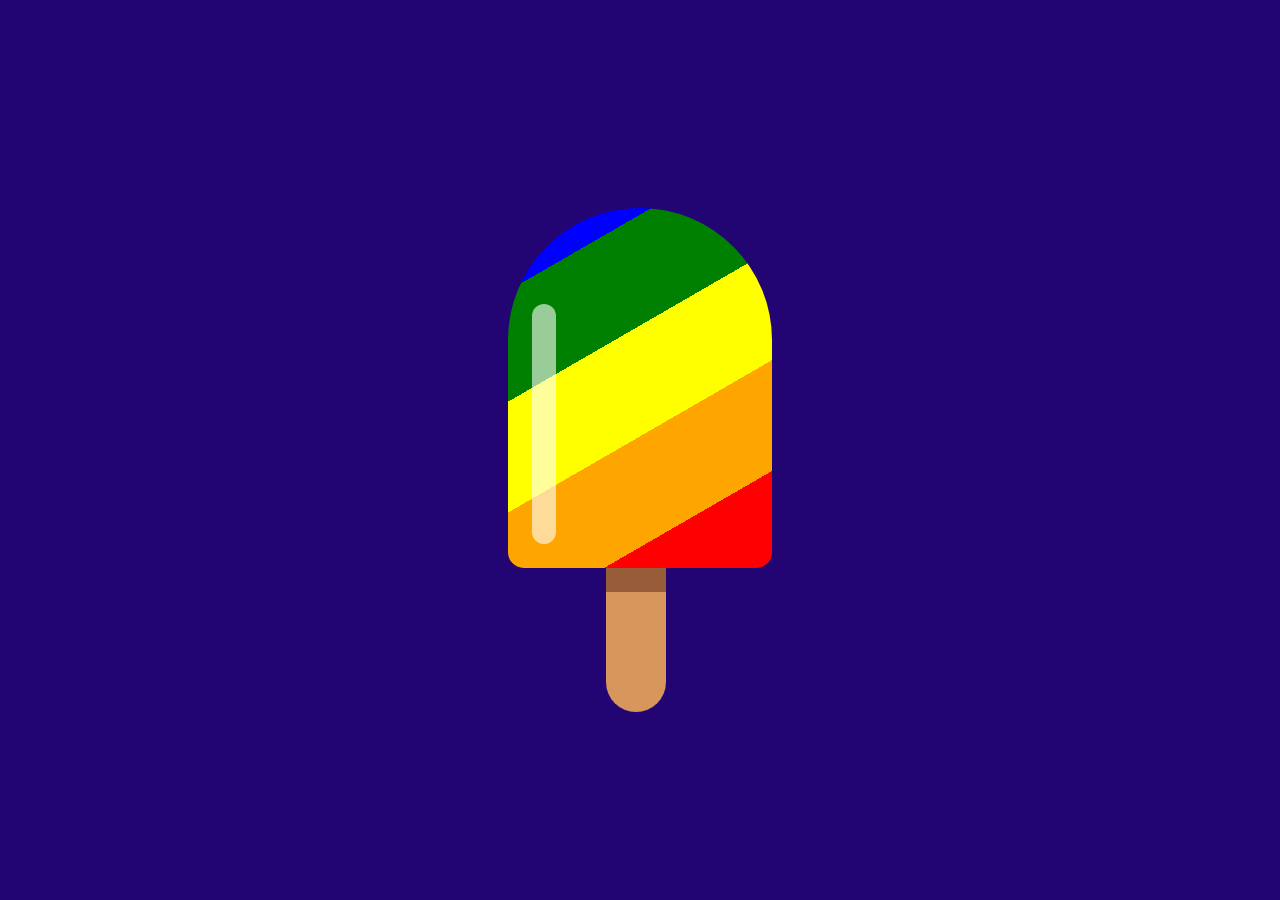
<file: index.html>
<!DOCTYPE html>
<html lang="en">

  <head>
    <meta name="viewport" content="width=device-width, initial-scale=1.0" />
    <!-- Stylesheet -->
    <link rel="stylesheet" href="firstpage.css" />
  </head>
  <body>
    <div class="popsicle"></div>
    <script>
      setTimeout(function() {
        window.location.href = "firstpage.html";
      }, 5000);
    </script>
  </body>
</html>
</file>
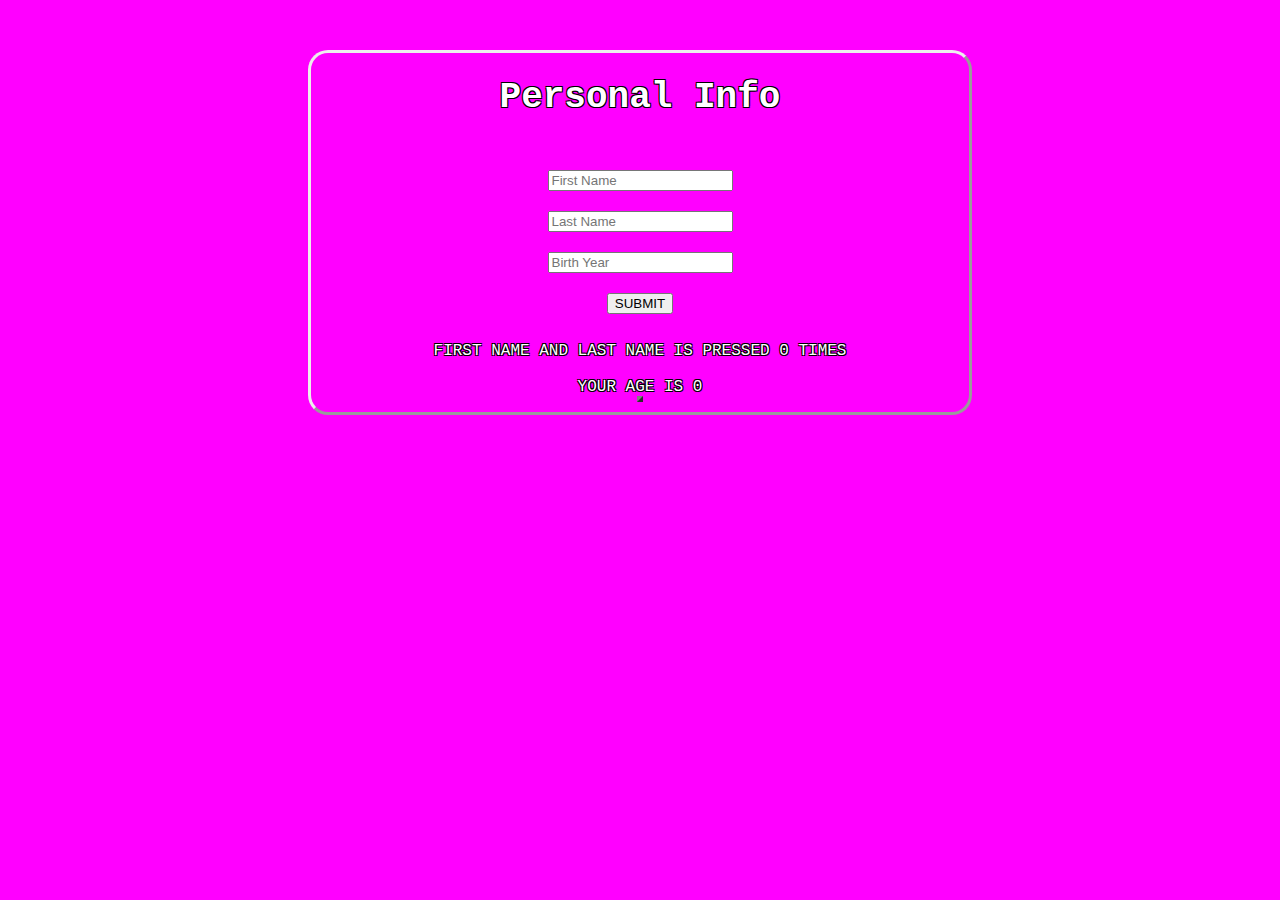
<file: css/cssboxmodel.html>
<!DOCTYPE html>
<html>

<head>
    <style>
        body {
            background-color: magenta;
        }

        .h1 {
            color: white;
            background-color: magenta;
            text-shadow: -1px -1px 0 black, 1px -1px 0 black, -1px 1px 0 black, 1px 1px 0 black;
            font-family: "Courier New";
            font-size: large;
        }

        .h2 {
            color: white;
            background-color: magenta;
            text-shadow: -1px -1px 0 black, 1px -1px 0 black, -1px 1px 0 black, 1px 1px 0 black;
            font-family: "Courier New";
        }

        .table {
            background-color: magenta;
            border-color: black;
            text-shadow: black;
        }

        .fname {
            background-color: magenta;
            padding: 10px;
        }

        .lname {
            background-color: magenta;
            padding: 10px;
        }

        .bday {
            background-color: magenta;
            padding: 10px;
        }

        .btn {
            background-color: magenta;
            padding: 10px;
        }

        .txtb {
            padding: 10px;
        }

        .fname:hover {
            background-color: beige;
            padding-top: 9px;
            padding-bottom: 9px;
        }

        .fname:active {
            background-color: pink;
            padding-top: 9px;
            padding-bottom: 9px;
        }

        .lname:hover {
            background-color: beige;
            padding-top: 9px;
            padding-bottom: 9px;
        }

        .lname:active {
            background-color: pink;
            padding-top: 9px;
            padding-bottom: 9px;
        }

        .bday:hover {
            background-color: beige;
            padding-top: 9px;
            padding-bottom: 9px;
        }

        .bday:active {
            background-color: pink;
            padding-top: 9px;
            padding-bottom: 9px;
        }

        .btn:hover {
            background-color: beige;
            padding-top: 9px;
            padding-bottom: 9px;
        }

        .btn:active {
            background-color: pink;
            padding-top: 9px;
            padding-bottom: 9px;
        }

        .container {
            border-radius: 20px;
            margin-top: 50px;
            margin-bottom: 80px;
            margin-left: 300px;
            margin-right: 300px;
            border-style: outset;
            padding-left: 10px;
            padding-right: 10px;
            padding-bottom: 10px;
        }
    </style>
</head>

<body>
    <div class="container">
        <center>
            <div class="h1">
                <h1>Personal Info</h1>
            </div>
            <div class="table">
                <table border="3">
                    <tr>
                        <br>
                        <div class="fname">
                            <input class="textbox-12" type="text" placeholder="First Name" id="myFirst"
                                onkeydown="count()">
                        </div>
                        <div class="lname">
                            <input class="textbox-12" type="text" placeholder="Last Name" id="myLast"
                                onkeydown="count()">
                        </div>
                        <div class="bday">
                            <input class="textbox-12" type="text" placeholder="Birth Year" id="myLast" id="myBirth">
                        </div>
                        <div class="btn">
                            <button onclick="sub()">SUBMIT</button><br><br>
                        </div>
                        <div class="h2">
                            FIRST NAME AND LAST NAME IS PRESSED <span id="count">0</span> TIMES<br><br>
                            YOUR AGE IS <span id="myBirth1">0</span>
                        </div>
                    </tr>
            </div>
    </div>
    </div>
    </table>
    </center>
    <script>

        function count() {
            var count = document.getElementById("count").innerHTML;

            document.getElementById("count").innerHTML = Number(count) + 1;
        }
        function sub() {
            alert("Your Information is Saved")
        }
        var myBirth = document.getElementById("myBirth");
        var myBirth1 = document.getElementById("myBirth1");
        var y = 2023

        myBirth.addEventListener("keyup", function () {
            var val = myBirth.value;
            myBirth1.innerText = (y - val);
        });
    </script>
</body>

</html>
</file>
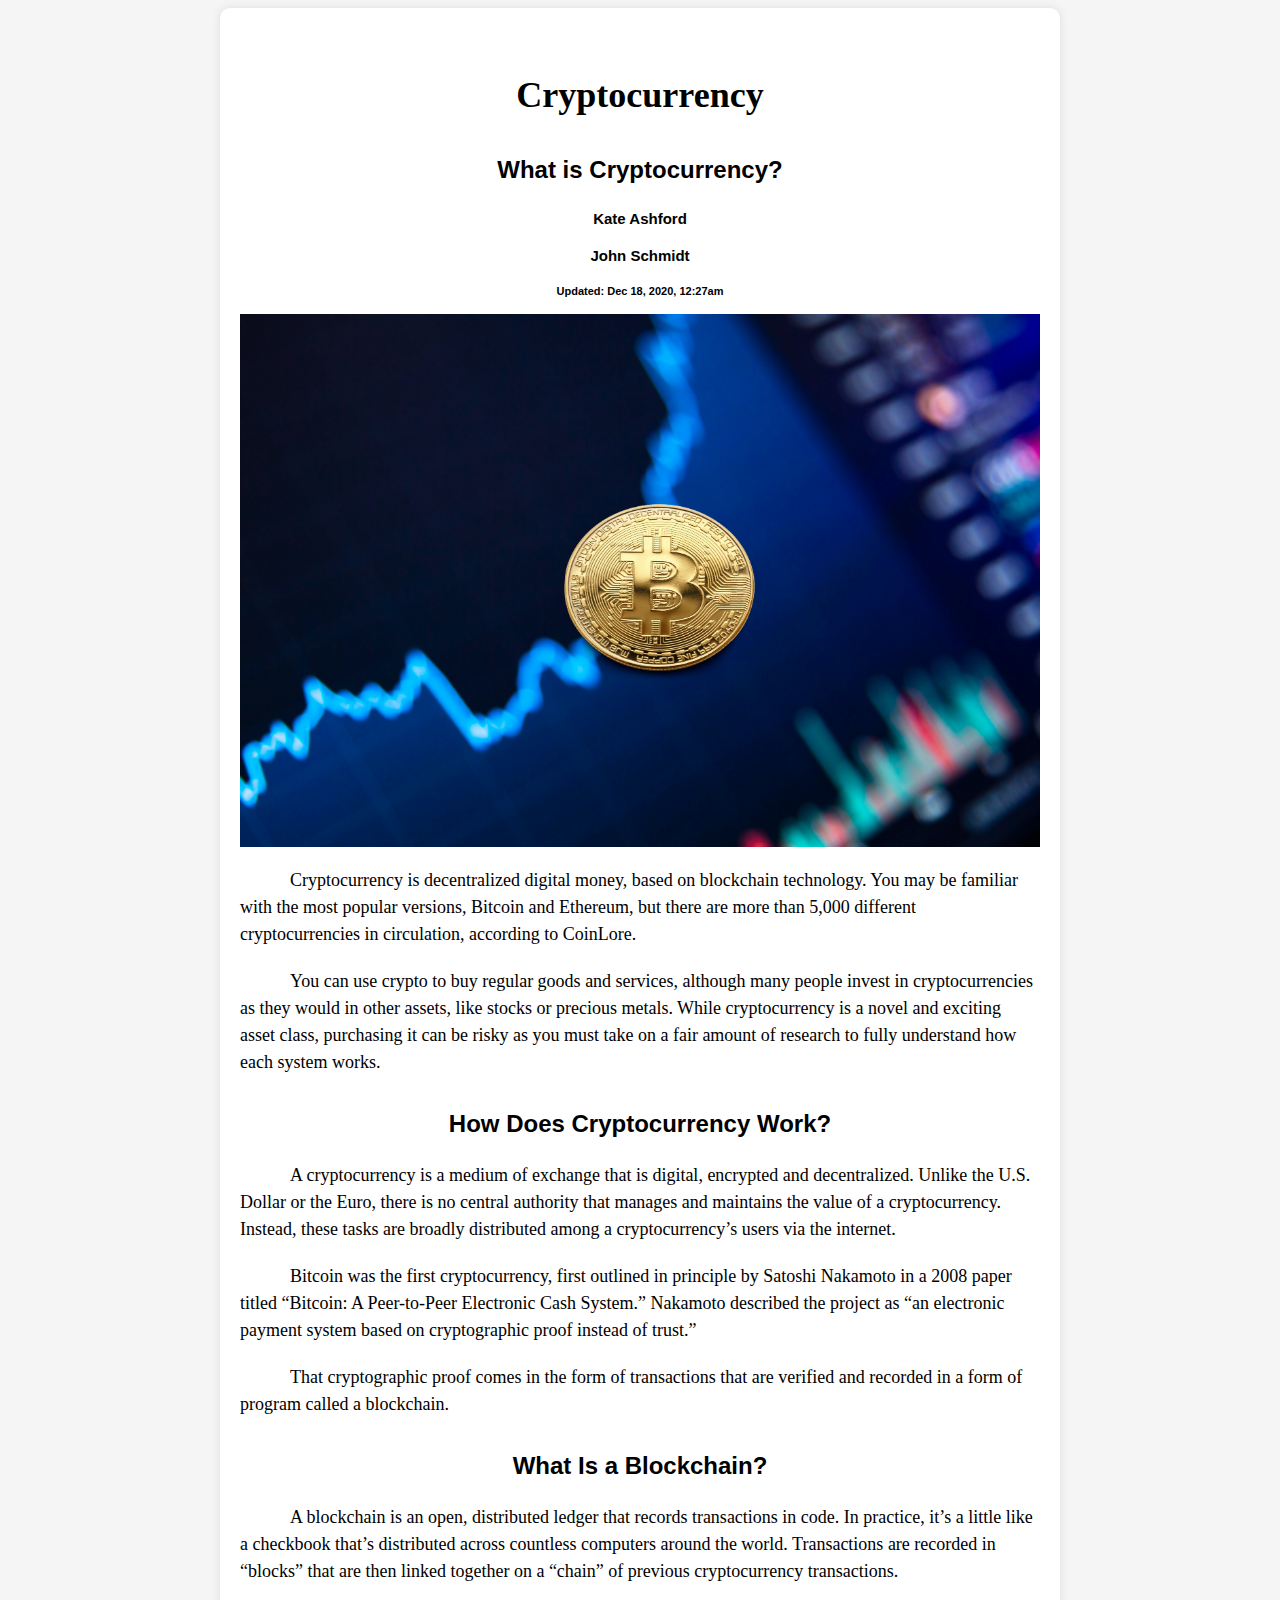
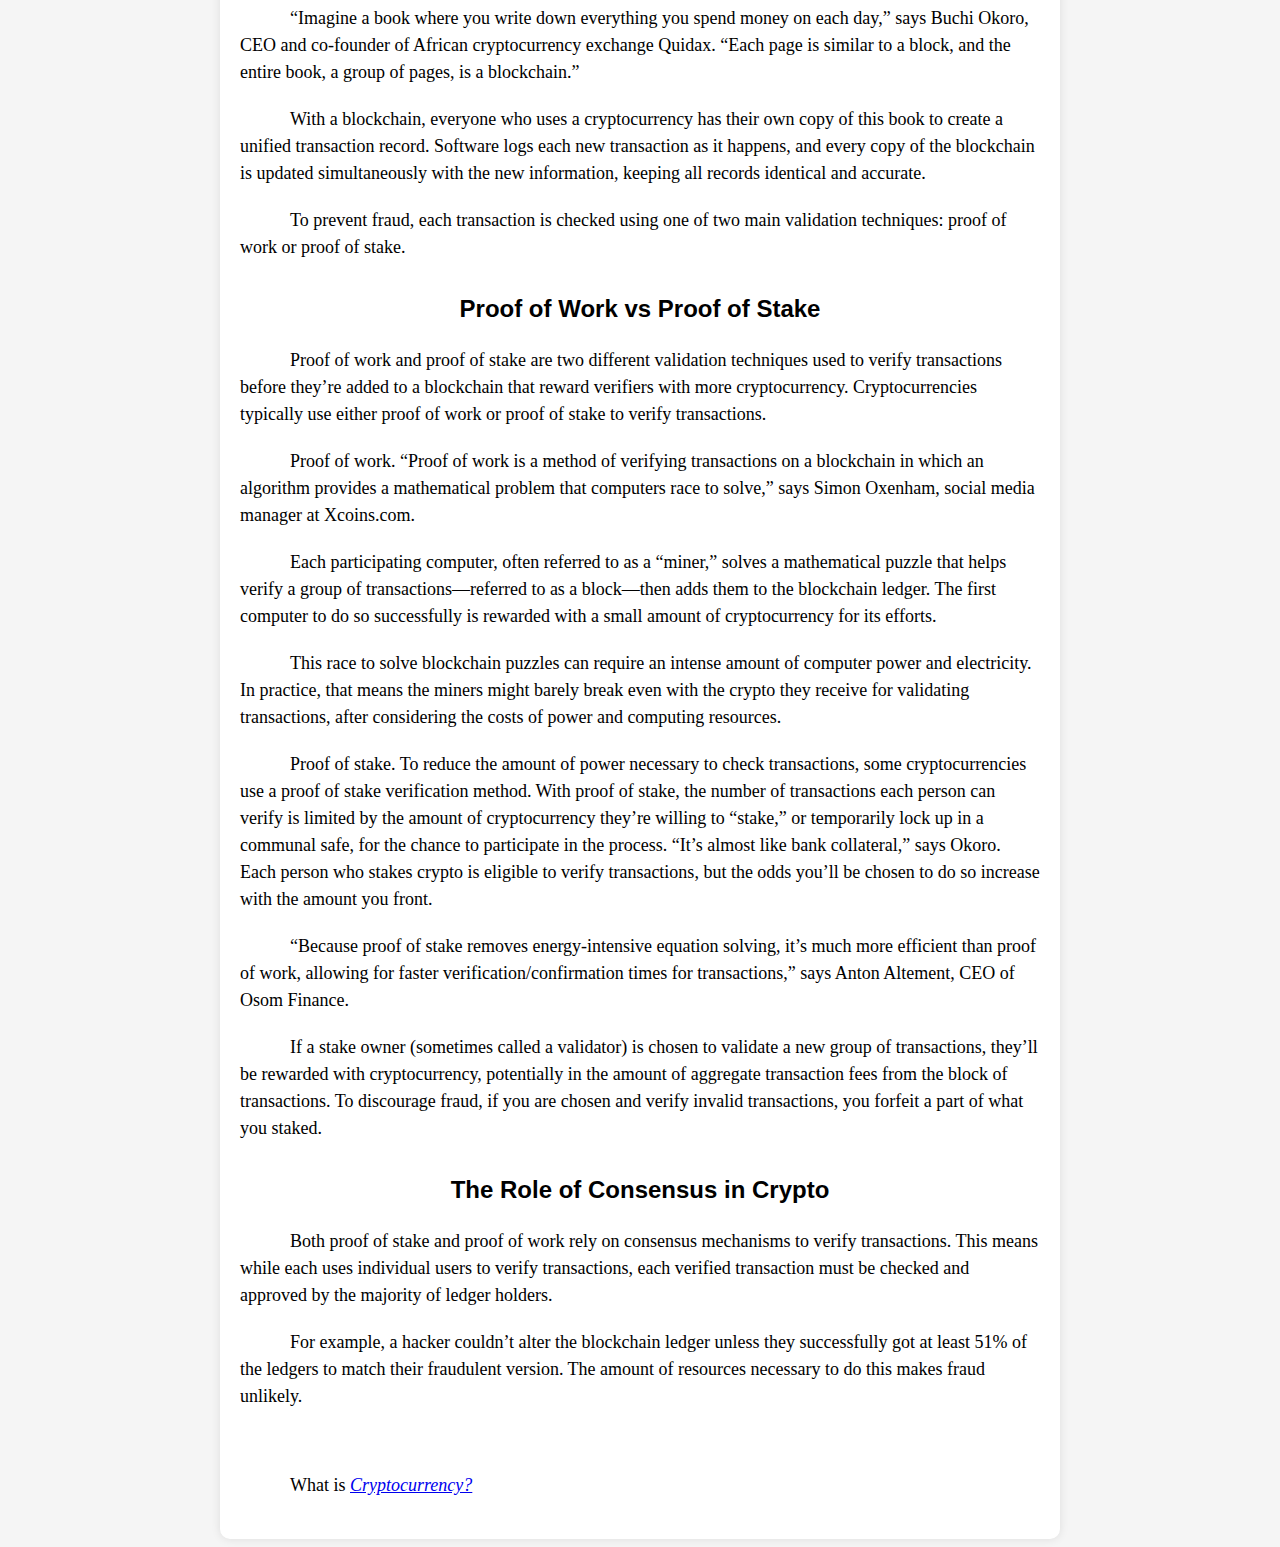
<file: css/webtypographyfont.html>
<!DOCTYPE html>
<html>

<head>
    <title>What is Cryptocurrency?</title>
    <style>
        body {
            font-family: Arial, sans-serif;
            font-size: 16px;
            line-height: 1.5;
            background-color: #F5F5F5;
        }

        h1 {
            font-family: Georgia, 'Times New Roman', serif;
            font-size: 36px;
            text-align: center;
            margin-top: 40px;
        }

        h2 {
            font-family: "Helvetica Neue", sans-serif;
            font-size: 24px;
            text-align: center;
            margin-top: 30px;
        }

        h3 {
            font-family: "Helvetica Neue", sans-serif;
            font-size: 15px;
            text-align: center;
        }

        h4 {
            font-family: "Helvetica Neue", sans-serif;
            font-size: 11px;
            text-align: center;
        }

        p {
            font-family: Georgia, serif;
            font-size: 18px;
            margin-bottom: 20px;
            text-indent: 50px;
        }

        .container {
            max-width: 800px;
            margin: 0 auto;
            padding: 20px;
            background-color: #ffffff;
            border-radius: 10px;
            box-shadow: 0px 0px 10px rgba(0, 0, 0, 0.1);
        }

        img {
            width: 100%;
            height: auto;
            margin-bottom: 20px;
            margin-left: auto;
            margin-right: auto;
            display: block;

        }
    </style>
</head>

<body>
    <div class="container">
        <h1>Cryptocurrency</h1>
        <h2>What is Cryptocurrency?</h2>
        <h3>Kate Ashford</h3>
        <h3>John Schmidt</h3>
        <h4>Updated: Dec 18, 2020, 12:27am</h4>
        <img src="bitcoin.jpg" alt="Bitcoin">
        <p>Cryptocurrency is decentralized digital money, based on blockchain technology.
            You may be familiar with the most popular versions, Bitcoin and Ethereum, but there are more than 5,000
            different cryptocurrencies in circulation, according to CoinLore.</p>
        <p>You can use crypto to buy regular goods and services, although many people invest in cryptocurrencies as they
            would in other assets, like stocks or precious metals. While cryptocurrency is a novel and exciting asset
            class,
            purchasing it can be risky as you must take on a fair amount of research to fully understand how each system
            works.</p>
        <h2>How Does Cryptocurrency Work?</h2>
        <p>A cryptocurrency is a medium of exchange that is digital, encrypted and decentralized. Unlike the U.S. Dollar
            or
            the Euro, there is no central authority that manages and maintains the value of a cryptocurrency. Instead,
            these
            tasks are broadly distributed among a cryptocurrency’s users via the internet.</p>
        <p>Bitcoin was the first cryptocurrency, first outlined in principle by Satoshi Nakamoto in a 2008 paper titled
            “Bitcoin: A Peer-to-Peer Electronic Cash System.” Nakamoto described the project as “an electronic payment
            system based on cryptographic proof instead of trust.”</p>
        <p>That cryptographic proof comes in the form of transactions that are verified and recorded in a form of
            program
            called a blockchain.</p>
        <h2>What Is a Blockchain?</h2>
        <p>A blockchain is an open, distributed ledger that records transactions in code. In practice, it’s a little
            like a
            checkbook that’s distributed across countless computers around the world. Transactions are recorded in
            “blocks”
            that are then linked together on a “chain” of previous cryptocurrency transactions.</p>
        <p>“Imagine a book where you write down everything you spend money on each day,” says Buchi Okoro, CEO and
            co-founder of African cryptocurrency exchange Quidax. “Each page is similar to a block, and the entire book,
            a
            group of pages, is a blockchain.”</p>
        <p>With a blockchain, everyone who uses a cryptocurrency has their own copy of this book to create a unified
            transaction record. Software logs each new transaction as it happens, and every copy of the blockchain is
            updated simultaneously with the new information, keeping all records identical and accurate.</p>
        <p>To prevent fraud, each transaction is checked using one of two main validation techniques: proof of work or
            proof
            of stake.</p>
        <h2>Proof of Work vs Proof of Stake</h2>
        <p>Proof of work and proof of stake are two different validation techniques used to verify transactions before
            they’re added to a blockchain that reward verifiers with more cryptocurrency. Cryptocurrencies typically use
            either proof of work or proof of stake to verify transactions.</p>
        <p>Proof of work. “Proof of work is a method of verifying transactions on a blockchain in which an algorithm
            provides a mathematical problem that computers race to solve,” says Simon Oxenham, social media manager at
            Xcoins.com.</p>
        <p>Each participating computer, often referred to as a “miner,” solves a mathematical puzzle that helps verify a
            group of transactions—referred to as a block—then adds them to the blockchain ledger. The first computer to
            do
            so successfully is rewarded with a small amount of cryptocurrency for its efforts.</p>
        <p>This race to solve blockchain puzzles can require an intense amount of computer power and electricity. In
            practice, that means the miners might barely break even with the crypto they receive for validating
            transactions, after considering the costs of power and computing resources.</p>
        <p>Proof of stake. To reduce the amount of power necessary to check transactions, some cryptocurrencies use a
            proof
            of stake verification method. With proof of stake, the number of transactions each person can verify is
            limited
            by the amount of cryptocurrency they’re willing to “stake,” or temporarily lock up in a communal safe, for
            the
            chance to participate in the process. “It’s almost like bank collateral,” says Okoro. Each person who stakes
            crypto is eligible to verify transactions, but the odds you’ll be chosen to do so increase with the amount
            you
            front.</p>
        <p>“Because proof of stake removes energy-intensive equation solving, it’s much more efficient than proof of
            work,
            allowing for faster verification/confirmation times for transactions,” says Anton Altement, CEO of Osom
            Finance.
        </p>
        <p>If a stake owner (sometimes called a validator) is chosen to validate a new group of transactions, they’ll be
            rewarded with cryptocurrency, potentially in the amount of aggregate transaction fees from the block of
            transactions. To discourage fraud, if you are chosen and verify invalid transactions, you forfeit a part of
            what
            you staked.</p>
        <h2>The Role of Consensus in Crypto</h2>
        <p>Both proof of stake and proof of work rely on consensus mechanisms to verify transactions. This means while
            each
            uses individual users to verify transactions, each verified transaction must be checked and approved by the
            majority of ledger holders.</p>
        <p>For example, a hacker couldn’t alter the blockchain ledger unless they successfully got at least 51% of the
            ledgers to match their fraudulent version. The amount of resources necessary to do this makes fraud
            unlikely.
        </p><br>
        <p>What is <cite><a
                    href="https://www.forbes.com/advisor/investing/what-is-cryptocurrency/">Cryptocurrency?</a></cite>
        </p>
    </div>
</body>

</html>
</file>
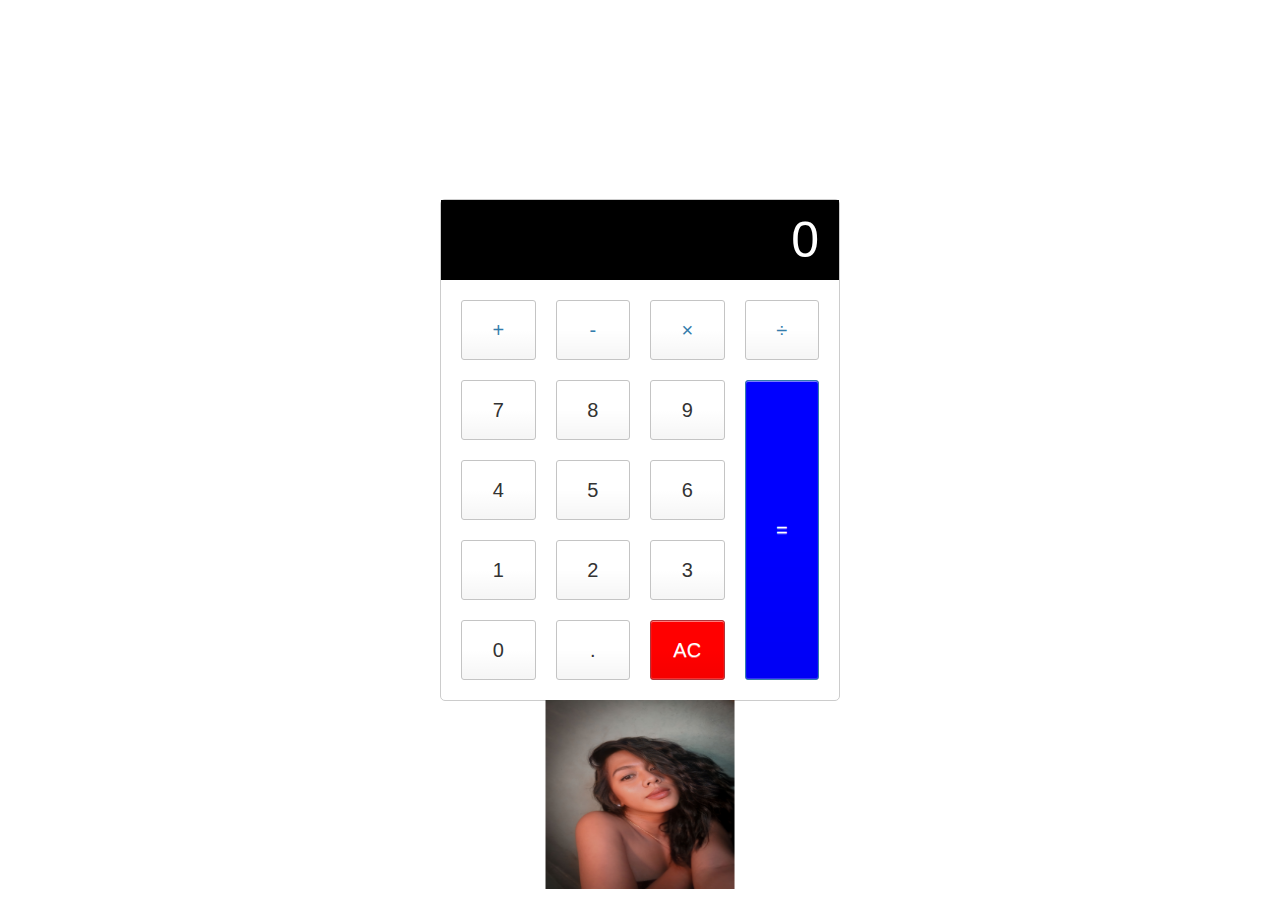
<file: javascript/calculator.html>
<!DOCTYPE html>
<html lang="en">
  <head>
    <meta charset="UTF-8" />
    <meta name="viewport" content="width=device-width, initial-scale=1.0" />
    <meta http-equiv="X-UA-Compatible" content="ie=edge" />
    <title>Calculator</title>
</head>
<style>       
html {
  font-size: 62.5%;
  box-sizing: border-box;
}

*, *::before, *::after {
  margin: 0;
  padding: 0;
  box-sizing: inherit;
}

.calculator {
  border: 1px solid #ccc;
  border-radius: 5px;
  position: absolute;
  top: 50%;
  left: 50%;
  transform: translate(-50%, -50%);
  width: 400px;
}

.output-screen {
  width: 100%;
  font-size: 5rem;
  height: 80px;
  border: none;
  background-color: black;
  color: #fff;
  text-align: right;
  padding-right: 20px;
  padding-left: 10px;
}

button {
  height: 60px;
  background-color: #fff;
  border-radius: 3px;
  border: 1px solid #c4c4c4;
  background-color: transparent;
  font-size: 2rem;
  color: #333;
  background-image: linear-gradient(to bottom,transparent,transparent 50%,rgba(0,0,0,.04));
  box-shadow: inset 0 0 0 1px rgba(255,255,255,.05), inset 0 1px 0 0 rgba(255,255,255,.45), inset 0 -1px 0 0 rgba(255,255,255,.15), 0 1px 0 0 rgba(255,255,255,.15);
  text-shadow: 0 1px rgba(255,255,255,.4);
}

button:hover {
  background-color: #eaeaea;
}

.operator {
  color: #337cac;
}

.clear-value {
  background-color: red;
  border-color: #b0353a;
  color: #fff;
}
  
.clear-value:hover {
  background-color: #f17377;
}

.calculate-value {
  background-color: blue;
  border-color: #337cac;
  color: #fff;
  height: 100%;
  grid-area: 2 / 4 / 6 / 5;
}

.calculate-value:hover {
  background-color: #4e9ed4;
}

.display-keys {
  display: grid;
  grid-template-columns: repeat(4, 1fr);
  grid-gap: 20px;
  padding: 20px;
}

img {
			position: absolute;
			left: 50%;			
			transform: translateX(-50%);									
			width: 5cm;
			height: 5cm;
			display: block;
}
</style>
<body>
    <div class="calculator">
        <input type="text" class="output-screen" value="" disabled />
        
        <div class="display-keys">
          
          <button  class="operator" value="+">+</button>
          <button  class="operator" value="-">-</button>
          <button  class="operator" value="*">&times;</button>
          <button  class="operator" value="/">&divide;</button>
      
          <button  value="7">7</button>
          <button  value="8">8</button>
          <button  value="9">9</button>
      
      
          <button  value="4">4</button>
          <button  value="5">5</button>
          <button  value="6">6</button>
      
      
          <button  value="1">1</button>
          <button  value="2">2</button>
          <button  value="3">3</button>
      
      
          <button  value="0">0</button>
          <button  class="decimal" value=".">.</button>
          <button  class="clear-value" value="clear-value">AC</button>
      
          <button  class="calculate-value operator" value="=">=</button>
          
          
      
        </div>
        <img src="ash.jpg" alt="Image">                
      </div>
</body>
<script>
const calculator = {
  outputValue: '0',
  firstValue: null,
  flagForSecondOperand: false,
  operator: null,
};

function inputDigit(digit) {
  const { outputValue, flagForSecondOperand } = calculator;

  if (flagForSecondOperand === true) {
    calculator.outputValue = digit;
    calculator.flagForSecondOperand = false;
  } else {
    calculator.outputValue = outputValue === '0' ? digit : outputValue + digit;
  }
}

function inputDecimal(dot) {
  if (calculator.flagForSecondOperand === true) return;
  
  if (!calculator.outputValue.includes(dot)) {
    calculator.outputValue += dot;
  }
}

const performCalculation = {
  '/': (firstValue, secondOperand) => (firstValue / secondOperand).toFixed(5),
  '*': (firstValue, secondOperand) => firstValue * secondOperand,
  '+': (firstValue, secondOperand) => firstValue + secondOperand,
  '-': (firstValue, secondOperand) => firstValue - secondOperand,
  '=': (firstValue, secondOperand) => secondOperand
};

function handleOperator(nextOperator) {
  const { firstValue, outputValue, operator } = calculator
  const inputValue = parseFloat(outputValue);

  if (operator && calculator.flagForSecondOperand)  {
    calculator.operator = nextOperator;
    return;
  }

  if (firstValue == null) {
    calculator.firstValue = inputValue;
  } else if (operator) {
    const currentValue = firstValue || 0;
    const result = performCalculation[operator](currentValue, inputValue);

    calculator.outputValue = String(result);
    calculator.firstValue = result;
  }

  calculator.flagForSecondOperand = true;
  calculator.operator = nextOperator;
}

function resetCalculator() {
  calculator.outputValue = '0';
  calculator.firstValue = null;
  calculator.flagForSecondOperand = false;
  calculator.operator = null;
}

function updateDisplay() {
  const display = document.querySelector('.output-screen');
  display.value = calculator.outputValue;
}

updateDisplay();

const keys = document.querySelector('.display-keys');
keys.addEventListener('click', (event) => {
  const { target } = event;
  if (!target.matches('button')) {
    return;
  }

  if (target.classList.contains('operator')) {
    handleOperator(target.value);
  } else if (target.classList.contains('decimal')) {
    inputDecimal(target.value);
  } else if (target.classList.contains('clear-value')) {
    resetCalculator();
  } else {
    inputDigit(target.value);
  }

  updateDisplay();
});


</script>
</html>
</file>
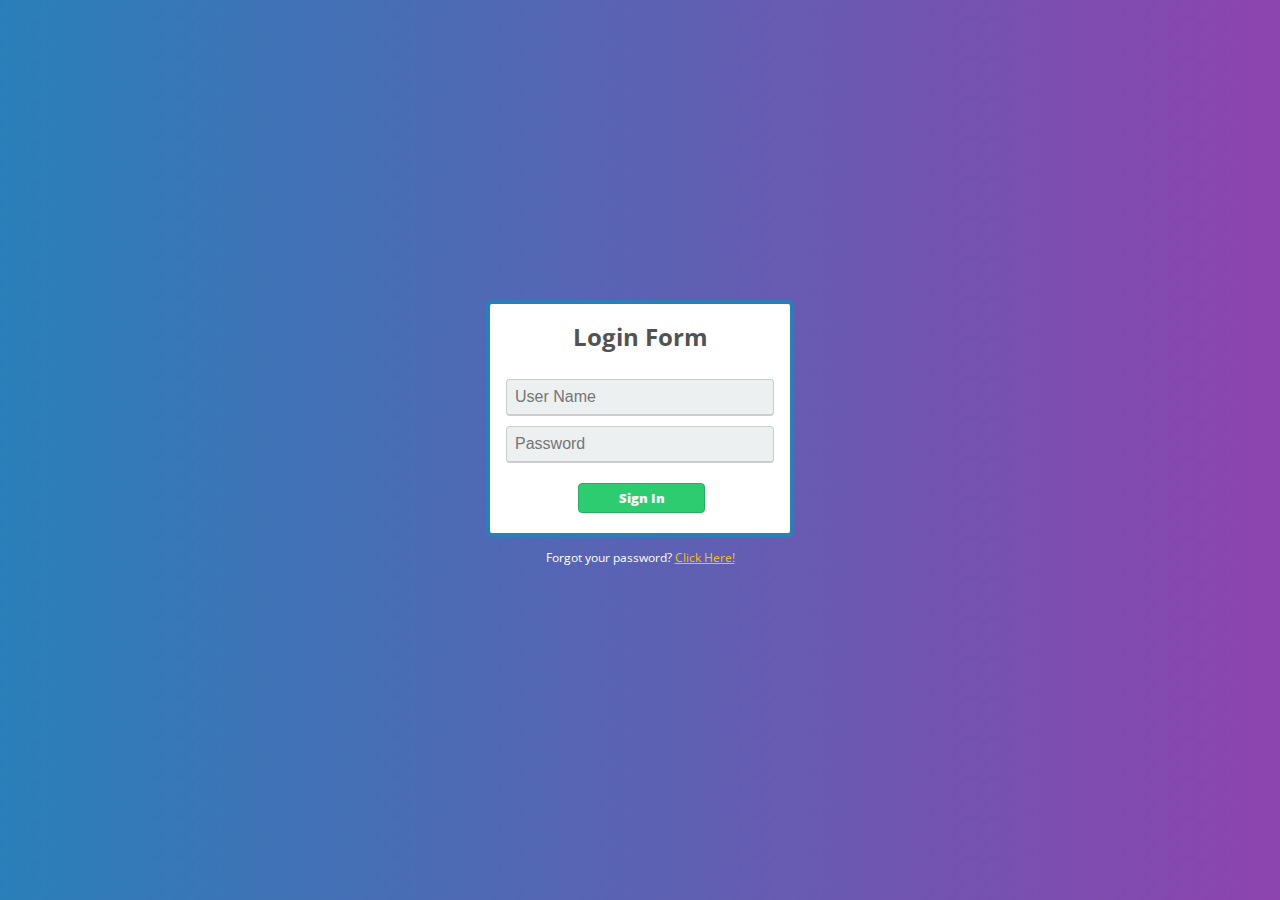
<file: javascript/login.html>
<!DOCTYPE html>
<html>
<head>
    <title>Login Form | Asher Sinogo</title>
    <meta charset="UTF-8">
    <meta name="viewport" content="width=device-width, initial-scale=1.0">
    <link href='//fonts.googleapis.com/css?family=Open+Sans:700,600' rel='stylesheet' type='text/css'>
    <style>
        body {
          font-family: 'Open Sans', sans-serif;
          background:linear-gradient(120deg, #2980b9, #8e44ad);
          margin: 0 auto 0 auto;  
          width:100%; 
          text-align:center;
          margin: 20px 0px 20px 0px;   
        }

        p {
          font-size:12px;
          text-decoration: none;
          color:#ffffff;
        }

        h1 {
          font-size:1.5em;
          color:#525252;
        }

        .box {
          background:white;
          width:300px;
          border-radius:6px;
          margin: 0 auto 0 auto;
          padding:0px 0px 70px 0px;
          border: #2980b9 4px solid; 
        }

        .username {
          background:#ecf0f1;
          border: #ccc 1px solid;
          border-bottom: #ccc 2px solid;
          padding: 8px;
          width:250px;
          color:#AAAAAA;
          margin-top:10px;
          font-size:1em;
          border-radius:4px;
        }

        .button {
          background:#2ecc71;
          width:125px;
          padding-top:5px;
          padding-bottom:5px;
          color:white;
          border-radius:4px;
          border: #27ae60 1px solid;
          margin-top:20px;
          margin-bottom:20px;
          float:left;
          margin-left:88px;
          font-weight:800;
          font-size:0.8em;
        }

        .button:hover {
          border-color: #2691d9;
          transition: .5s; 
        }

        .fpwd {
            color:#f1c40f;
            text-decoration: underline;
        }

       #absoluteCenteredDiv {
            position: absolute;
            top:0;
            bottom: 0;
            left: 0;
            right: 0;
            margin: auto;
            width:400px;
            height: 300px;
            text-align: center;
       }
    </style>
</head>
<body>
    <div id="absoluteCenteredDiv">
        <form action="index.html" method="post">
            <div class="box">
                <h1>Login Form</h1>
                <input class="username" name="username" type="text" placeholder="User Name" id="uname">
                <input class="username" name="username" type="password" placeholder="Password" id="pword">
                <a class="button" onclick="check()">Sign In</a>
            </div>
            <script>
            function check() {
            	var uname = document.getElementById("uname").value;
            	var pword = document.getElementById("pword").value;

            	if((uname == "")&&(pword == "")){
            		alert("All textboxes are required.")
            	}

            	else if(uname == "") {
            		alert("Username is empty.")
            	}

            	else if(pword == "") {
            		alert("Password is empty.")
            	}

            	else if((uname == "asher")&&(pword == "sinogo")) {
            		alert("Login Successful.")
            	}

            	else if((uname != "asher")||(pword != "password")) {
            	}
            }
            </script>
        </form>
        <p>Forgot your password? <a class="fpwd" href="#">Click Here!</a></p>
    </div>        
</body>
</html>
</file>
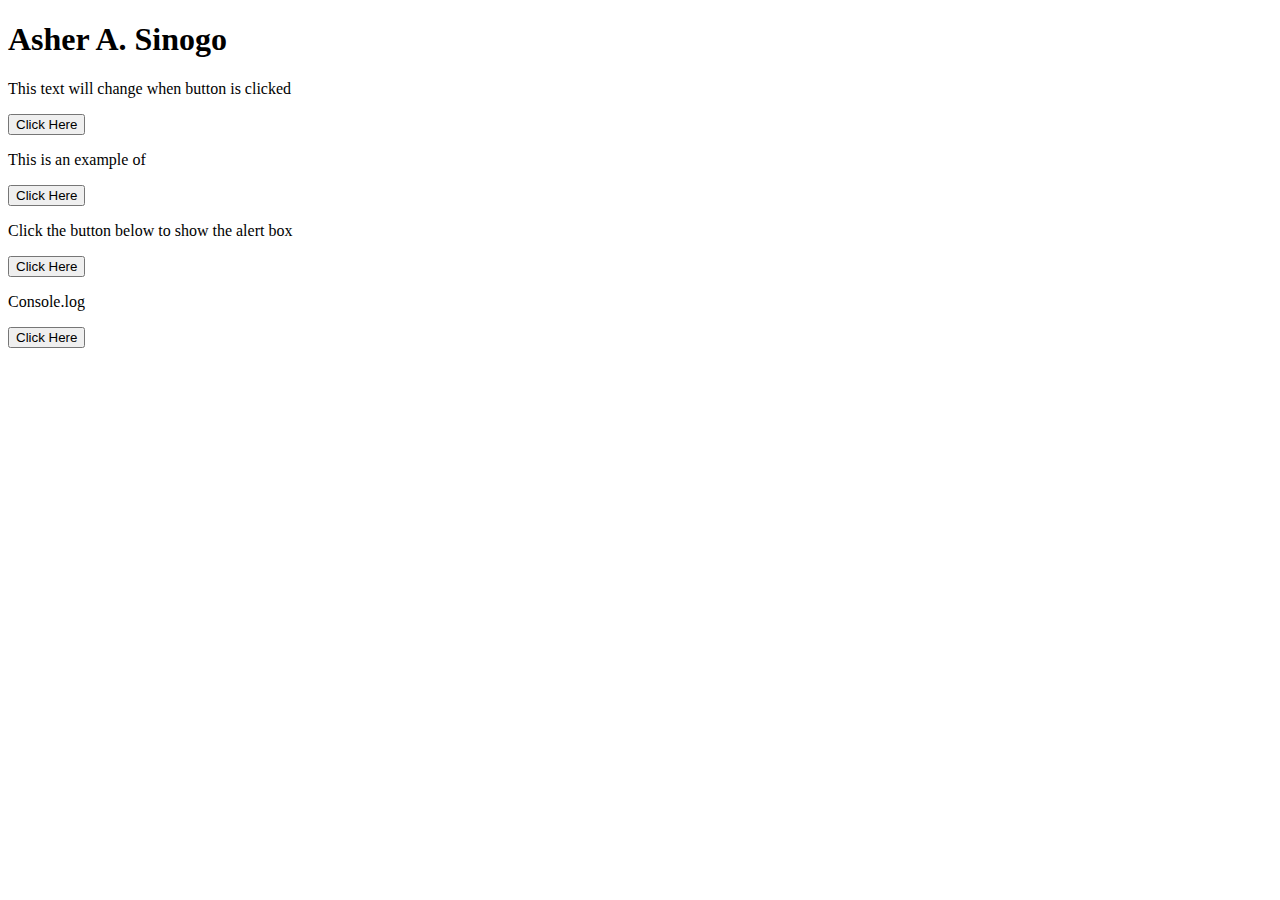
<file: javascript/onclick.html>
<!DOCTYPE html>
<html>
    <head>
        <title>InnerHTML</title>
    </head>
    <body>
        <h1>Asher A. Sinogo</h1>
        <p id="click">This text will change when button is clicked</p>
        <button type="button" onclick="clicked()">Click Here</button>
        
        <p id="">This is an example of</p>
        <button type="button" onclick="document2()">Click Here</button>
        
        <p id="click">Click the button below to show the alert box</p>
        <button type="button" onclick="alert2()">Click Here</button>
        
        <p id="click">Console.log</p>
        <button type="button" onclick="console2()">Click Here</button>

        <script>
            function clicked(){
                document.getElementById("click").innerHTML = "This is an example of innerHTML";
            }
            function document2(){
                document.write("This document.write");
            }
            function alert2(){
                alert("This is an example of a dialog box")
            }
            function console2(){
                console.log("This is an example of console.log")
            }
        </script>
    </body>
</html>
</file>
<file: firstpage.css>
* {
  padding: 0;
  margin: 0;
  box-sizing: border-box;
}
body {
  background-color: #220572;
}
.popsicle {
  height: 18.75em;
  width: 13.75em;
  position: absolute;
  transform: translate(-50%, -50%);
  left: 50%;
  top: calc(50% - 3.25em);
  border-radius: 7.5em 7.5em 0.9em 0.9em;
  background: repeating-linear-gradient(
    -30deg,
    red 0,
    red 5em,
    orange 5em,
    orange 10em,
    yellow 10em,
    yellow 15em,
    green 15em,
    green 20em,
    blue 20em,
    blue 25em,
    indigo 25em,
    indigo 30em
  );
  background-size: 375em;
  animation: move 15s infinite linear;
}
@keyframes move {
  100% {
    background-position: -312.5em;
  }
}
.popsicle:before {
  position: absolute;
  content: "";
  height: 12.5em;
  width: 1.25em;
  background-color: rgba(255, 255, 255, 0.6);
  border-radius: 1.25em;
  top: 5em;
  left: 1.25em;
}
.popsicle:after {
  position: absolute;
  content: "";
  height: 7.5em;
  width: 3.12em;
  background: linear-gradient(#975d39 1.25em, #d7965b 1.25em);
  left: 5.12em;
  top: 18.75em;
  border-radius: 0 0 1.87em 1.87em;
}
@media screen and (min-width: 600px) {
  .popsicle {
    font-size: 1.2em;
  }
}
</file>
